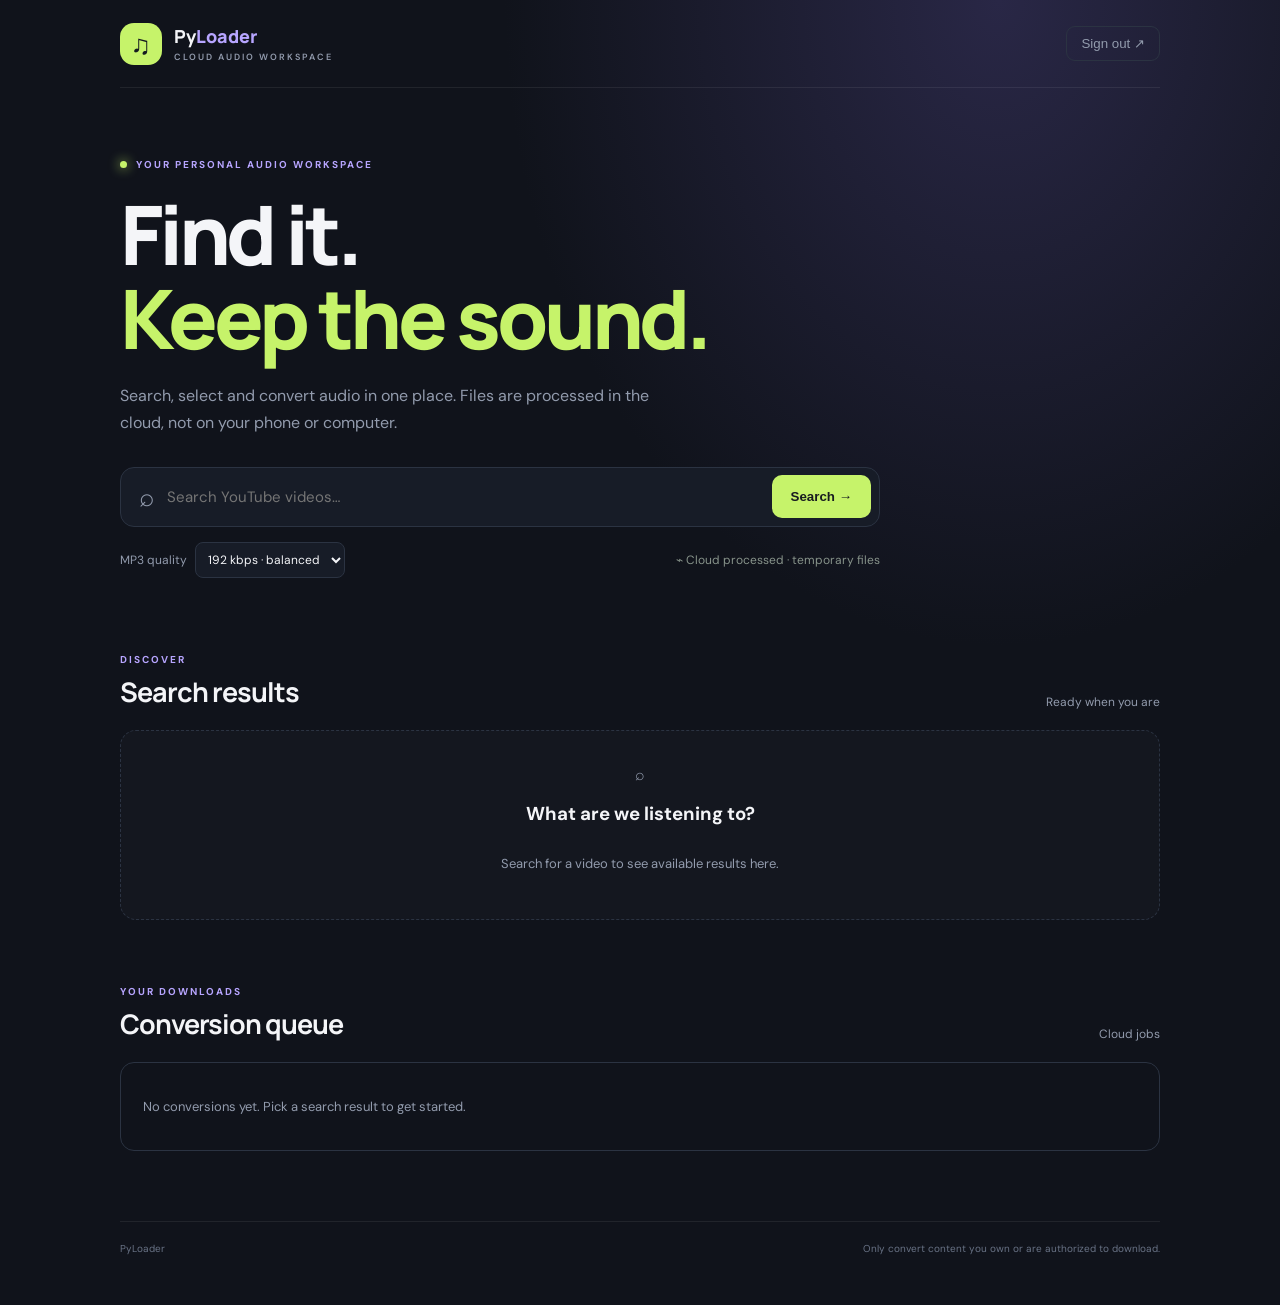
<file: templates/index.html>
<!doctype html><html lang="en"><head><meta charset="utf-8"><meta name="viewport" content="width=device-width,initial-scale=1"><meta name="theme-color" content="#10131b"><meta name="description" content="PyLoader cloud audio workspace"><link rel="manifest" href="/manifest.webmanifest"><link rel="stylesheet" href="/static/style.css"><title>PyLoader · Cloud Audio</title></head><body><div class="shell"><header><a class="brand" href="/"><span class="brand-mark">♫</span><span>Py<span class="brand-light">Loader</span><small>CLOUD AUDIO WORKSPACE</small></span></a><form action="/logout" method="post"><button class="logout">Sign out ↗</button></form></header><main><section class="hero"><div class="eyebrow"><span class="pulse"></span> YOUR PERSONAL AUDIO WORKSPACE</div><h1>Find it.<br><em>Keep the sound.</em></h1><p class="hero-copy">Search, select and convert audio in one place. Files are processed in the cloud, not on your phone or computer.</p><div class="searchbar"><span class="search-icon">⌕</span><input id="query" type="search" placeholder="Search YouTube videos…" maxlength="120"><button id="searchBtn" class="primary">Search <span>→</span></button></div><div class="controls"><label>MP3 quality <select id="quality"><option value="128">128 kbps · compact</option><option value="192" selected>192 kbps · balanced</option><option value="256">256 kbps · high</option><option value="320">320 kbps · highest</option></select></label><span class="privacy">⌁ Cloud processed · temporary files</span></div></section><section class="results-section"><div class="section-head"><div><p class="eyebrow">DISCOVER</p><h2>Search results</h2></div><span id="resultCount" class="count">Ready when you are</span></div><div id="results" class="results empty"><div class="empty-icon">⌕</div><h3>What are we listening to?</h3><p>Search for a video to see available results here.</p></div></section><section class="queue-section"><div class="section-head"><div><p class="eyebrow">YOUR DOWNLOADS</p><h2>Conversion queue</h2></div><span class="count">Cloud jobs</span></div><div id="queue" class="queue empty-queue"><p>No conversions yet. Pick a search result to get started.</p></div></section><footer><span>PyLoader</span><span>Only convert content you own or are authorized to download.</span></footer></main></div><div id="notice" class="notice" role="status"></div><script src="/static/app.js"></script></body></html>
</file>
<file: static/style.css>
@import url('https://fonts.googleapis.com/css2?family=DM+Sans:wght@400;500;600;700&family=Manrope:wght@400;500;600;700;800&display=swap');:root{color-scheme:dark;--bg:#10131b;--panel:#171c27;--panel2:#1c2330;--line:#2b3342;--text:#f4f5f8;--muted:#929bad;--lime:#c6f36a;--purple:#b7a5ff}*{box-sizing:border-box}body{margin:0;background:radial-gradient(ellipse at 78% 0%,#292746 0,transparent 35%),var(--bg);color:var(--text);font-family:'DM Sans',sans-serif;min-height:100vh}.shell{max-width:1100px;margin:auto;padding:0 30px}header{height:88px;display:flex;align-items:center;justify-content:space-between;border-bottom:1px solid #ffffff12}.brand{display:flex;gap:12px;align-items:center;text-decoration:none;color:var(--text);font:800 18px Manrope}.brand-mark{width:42px;height:42px;border-radius:14px;background:var(--lime);color:#151a20;display:grid;place-items:center;font-size:27px}.brand-light{color:var(--purple)}.brand small{display:block;font:600 9px 'DM Sans';letter-spacing:2px;color:var(--muted);margin-top:3px}.logout{border:1px solid var(--line);background:transparent;color:var(--muted);padding:9px 14px;border-radius:9px;cursor:pointer}main{padding:70px 0 30px}.hero{max-width:760px;margin-bottom:75px}.eyebrow{font-size:10px;letter-spacing:2px;font-weight:700;color:var(--purple);display:flex;align-items:center;gap:9px}.pulse{width:7px;height:7px;background:var(--lime);border-radius:50%;box-shadow:0 0 12px var(--lime)}h1{font:800 clamp(48px,8vw,82px)/1.02 Manrope;letter-spacing:-4px;margin:22px 0}.hero h1 em{font-style:normal;color:var(--lime)}.hero-copy{color:var(--muted);font-size:16px;line-height:1.7;max-width:540px;margin-bottom:30px}.searchbar{display:flex;align-items:center;background:var(--panel);border:1px solid var(--line);padding:7px 8px 7px 18px;border-radius:14px;gap:12px}.search-icon{font-size:26px;color:var(--muted)}input,select{font:inherit;color:var(--text);background:transparent;border:0;outline:0;min-width:0}#query{flex:1;font-size:15px;padding:12px 0}.primary{border:0;border-radius:10px;background:var(--lime);color:#171b20;font-weight:700;padding:14px 19px;cursor:pointer;white-space:nowrap}.primary:disabled{opacity:.6}.controls{display:flex;justify-content:space-between;align-items:center;margin-top:15px;color:var(--muted);font-size:12px;gap:15px}.controls label{display:flex;align-items:center;gap:8px}.controls select{background:var(--panel);border:1px solid var(--line);padding:8px;border-radius:8px}.privacy{color:#87938a}.section-head{display:flex;align-items:end;justify-content:space-between;margin-bottom:20px}.section-head .eyebrow{margin:0 0 7px}.section-head h2{font:700 27px Manrope;margin:0;letter-spacing:-1px}.count{font-size:12px;color:var(--muted)}.results{display:grid;gap:10px}.results.empty{min-height:190px;display:flex;flex-direction:column;align-items:center;justify-content:center;background:#ffffff05;border:1px dashed var(--line);border-radius:16px;color:var(--muted);text-align:center;padding:24px}.results h3{color:var(--text);margin:6px 0}.results p{font-size:13px}.video{display:flex;align-items:center;gap:16px;padding:12px;background:var(--panel);border:1px solid var(--line);border-radius:13px;min-width:0}.thumb{width:150px;aspect-ratio:16/9;object-fit:cover;border-radius:8px;background:var(--panel2)}.video-info{flex:1;min-width:0}.video-info h3{font-size:14px;margin:0 0 7px;line-height:1.4}.video-info p,.video-info a{font-size:11px;color:var(--muted);margin:0 0 6px;text-decoration:none}.video-info a{color:var(--purple)}.convert,.download{border:1px solid #647b3d;background:#27351c;color:var(--lime);border-radius:9px;padding:10px 13px;font:600 12px 'DM Sans';cursor:pointer;text-decoration:none;white-space:nowrap}.queue-section{margin-top:65px}.queue{border:1px solid var(--line);border-radius:14px;overflow:hidden}.empty-queue{padding:22px;color:var(--muted);font-size:13px}.job{display:flex;align-items:center;gap:13px;padding:14px;border-bottom:1px solid var(--line)}.job:last-child{border:0}.job-icon{width:36px;height:36px;border-radius:10px;background:#28263b;color:var(--purple);display:grid;place-items:center;font-size:20px}.job-info{flex:1;min-width:0}.job-info strong{display:block;font-size:13px;overflow:hidden;text-overflow:ellipsis;white-space:nowrap}.job-info small{display:block;color:var(--muted);font-size:11px;margin-top:5px}.job-state{font-size:12px;color:var(--purple)}.job-state.error{color:#ff9c9c}.download{background:#28341e}.spinner{width:26px;height:26px;border:2px solid var(--line);border-top-color:var(--lime);border-radius:50%;animation:spin .8s linear infinite}@keyframes spin{to{transform:rotate(360deg)}}footer{display:flex;justify-content:space-between;gap:15px;border-top:1px solid #ffffff12;margin-top:70px;padding:20px 0;color:#697386;font-size:10px}.notice{position:fixed;bottom:22px;left:50%;transform:translate(-50%,20px);opacity:0;pointer-events:none;background:#f4f5f8;color:#171b20;padding:12px 18px;border-radius:10px;font-size:13px;transition:.2s;max-width:90vw}.notice.show{opacity:1;transform:translate(-50%,0)}.login-body{display:grid;place-items:center;padding:20px}.login-card{width:min(420px,100%);background:var(--panel);border:1px solid var(--line);border-radius:20px;padding:36px}.login-card .brand-mark{margin-bottom:28px}.login-card h1{font-size:38px;letter-spacing:-2px;margin:14px 0}.muted,.tiny{color:var(--muted);font-size:13px}.login-card form{display:grid;gap:10px;margin-top:28px}.login-card label{font-size:12px;color:var(--muted)}.login-card input{padding:14px;border:1px solid var(--line);background:#10131b;border-radius:9px}.wide{width:100%;margin-top:8px}.tiny{font-size:10px;margin-top:25px}.error{color:#ff9c9c;font-size:12px}@media(max-width:650px){.shell{padding:0 17px}header{height:70px}main{padding-top:48px}.hero{margin-bottom:55px}h1{letter-spacing:-2.8px}.searchbar{gap:8px;padding-left:12px}.primary{padding:13px 12px}.controls{align-items:flex-start;flex-direction:column}.video{gap:10px;flex-wrap:wrap}.thumb{width:112px}.video-info{width:calc(100% - 125px)}.convert{margin-left:auto}.section-head h2{font-size:23px}footer{flex-direction:column}}
</file>
